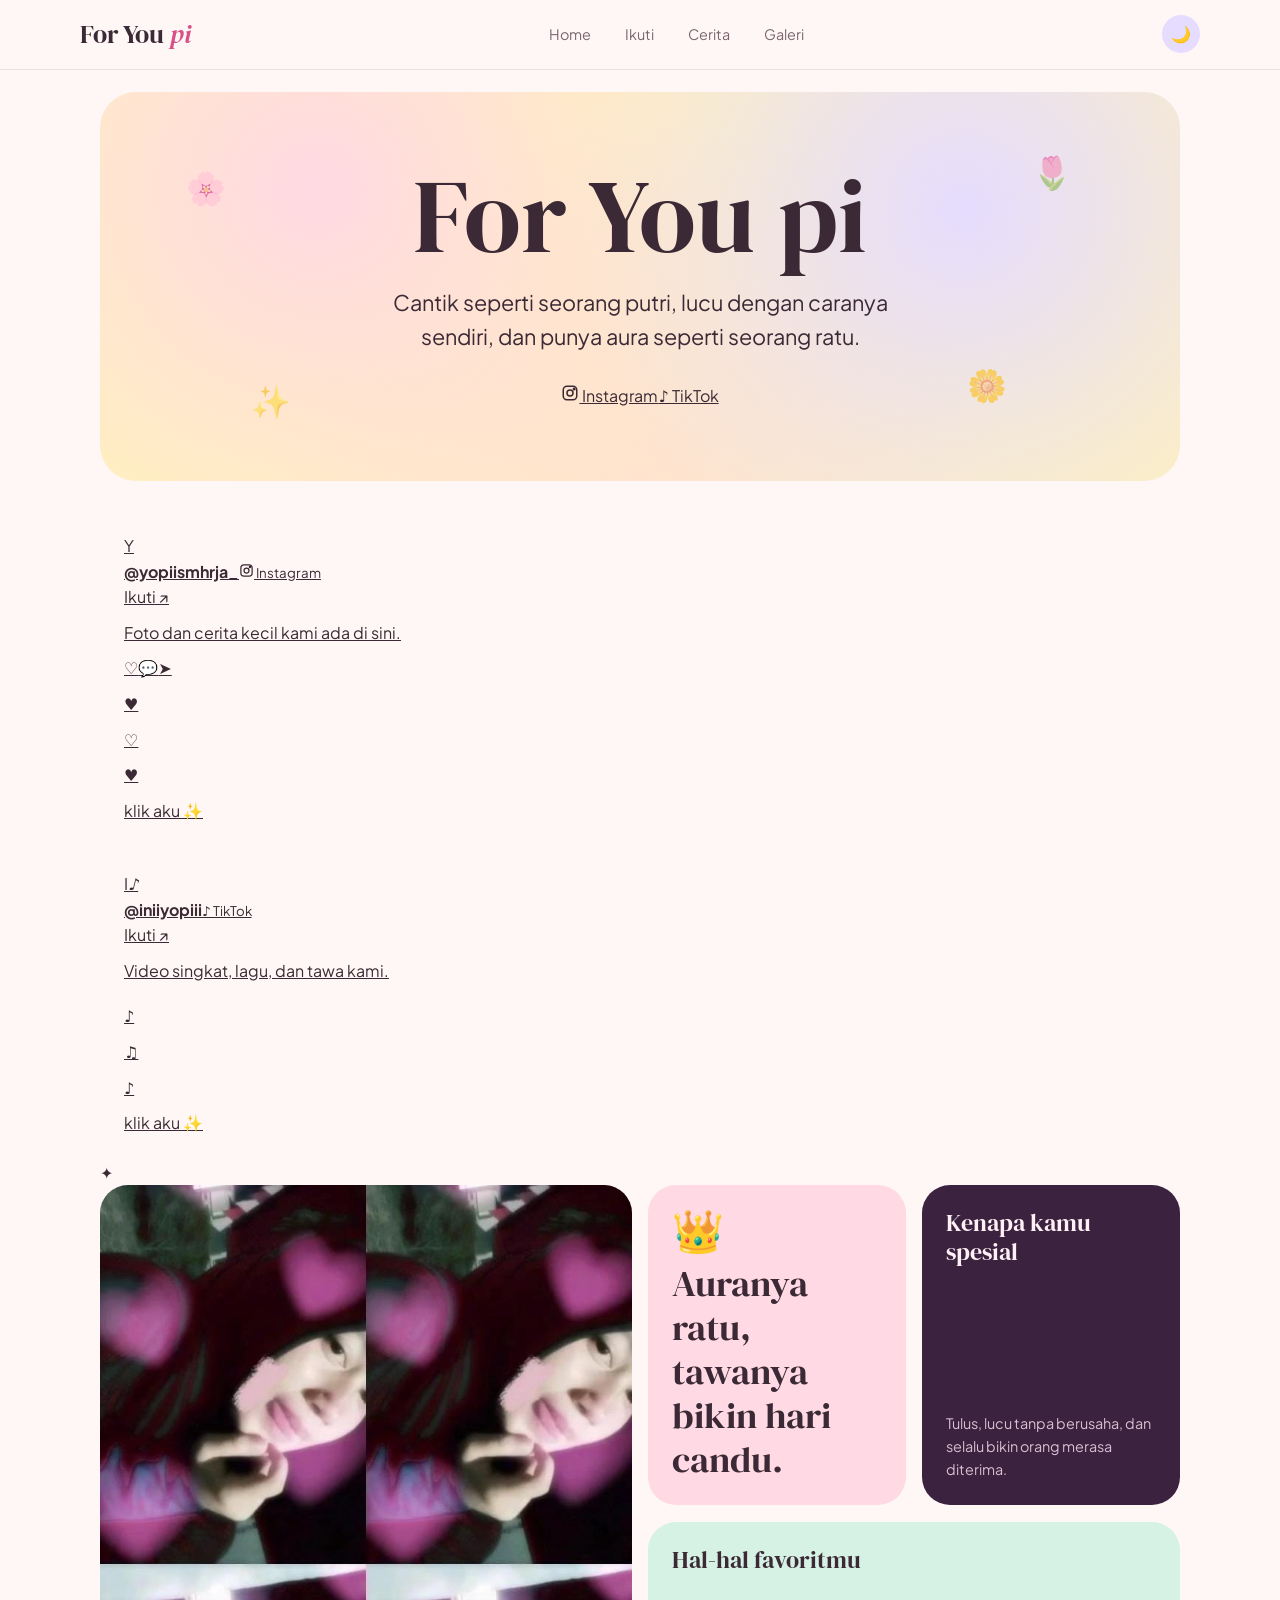
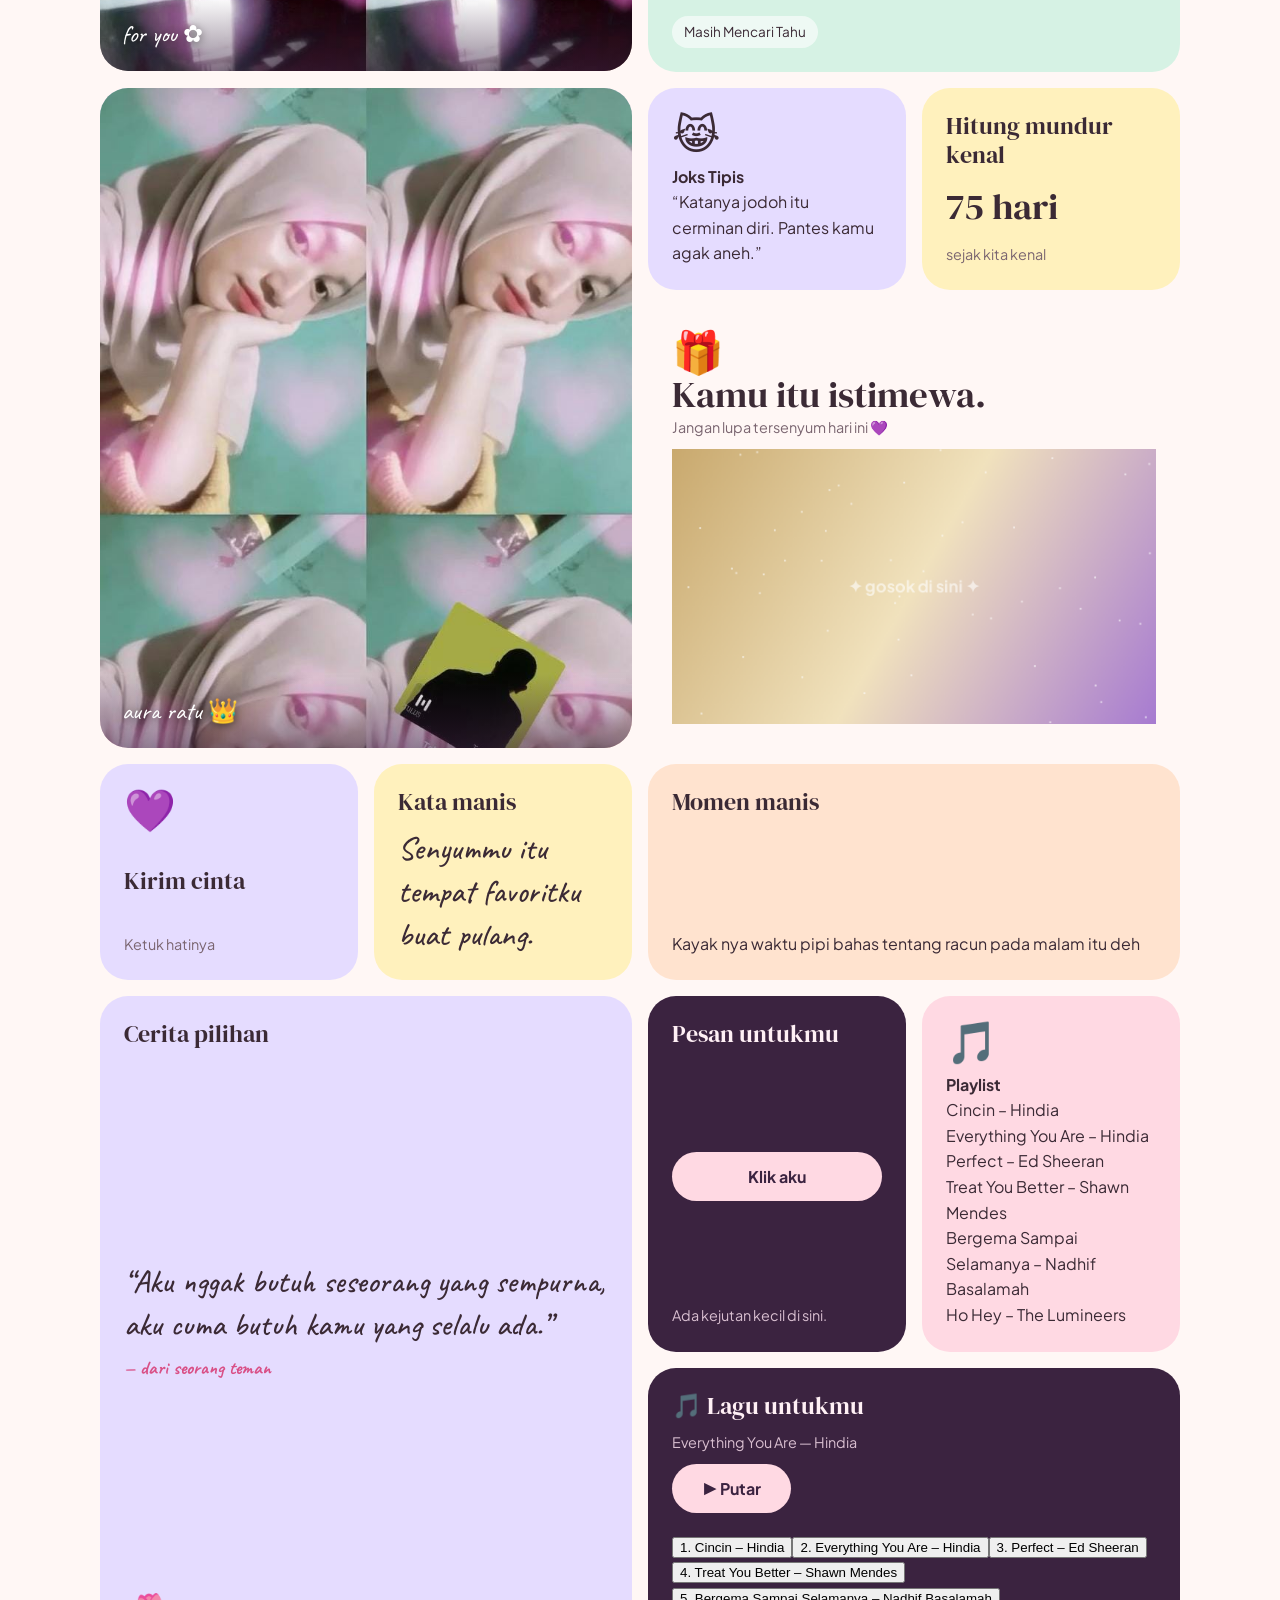
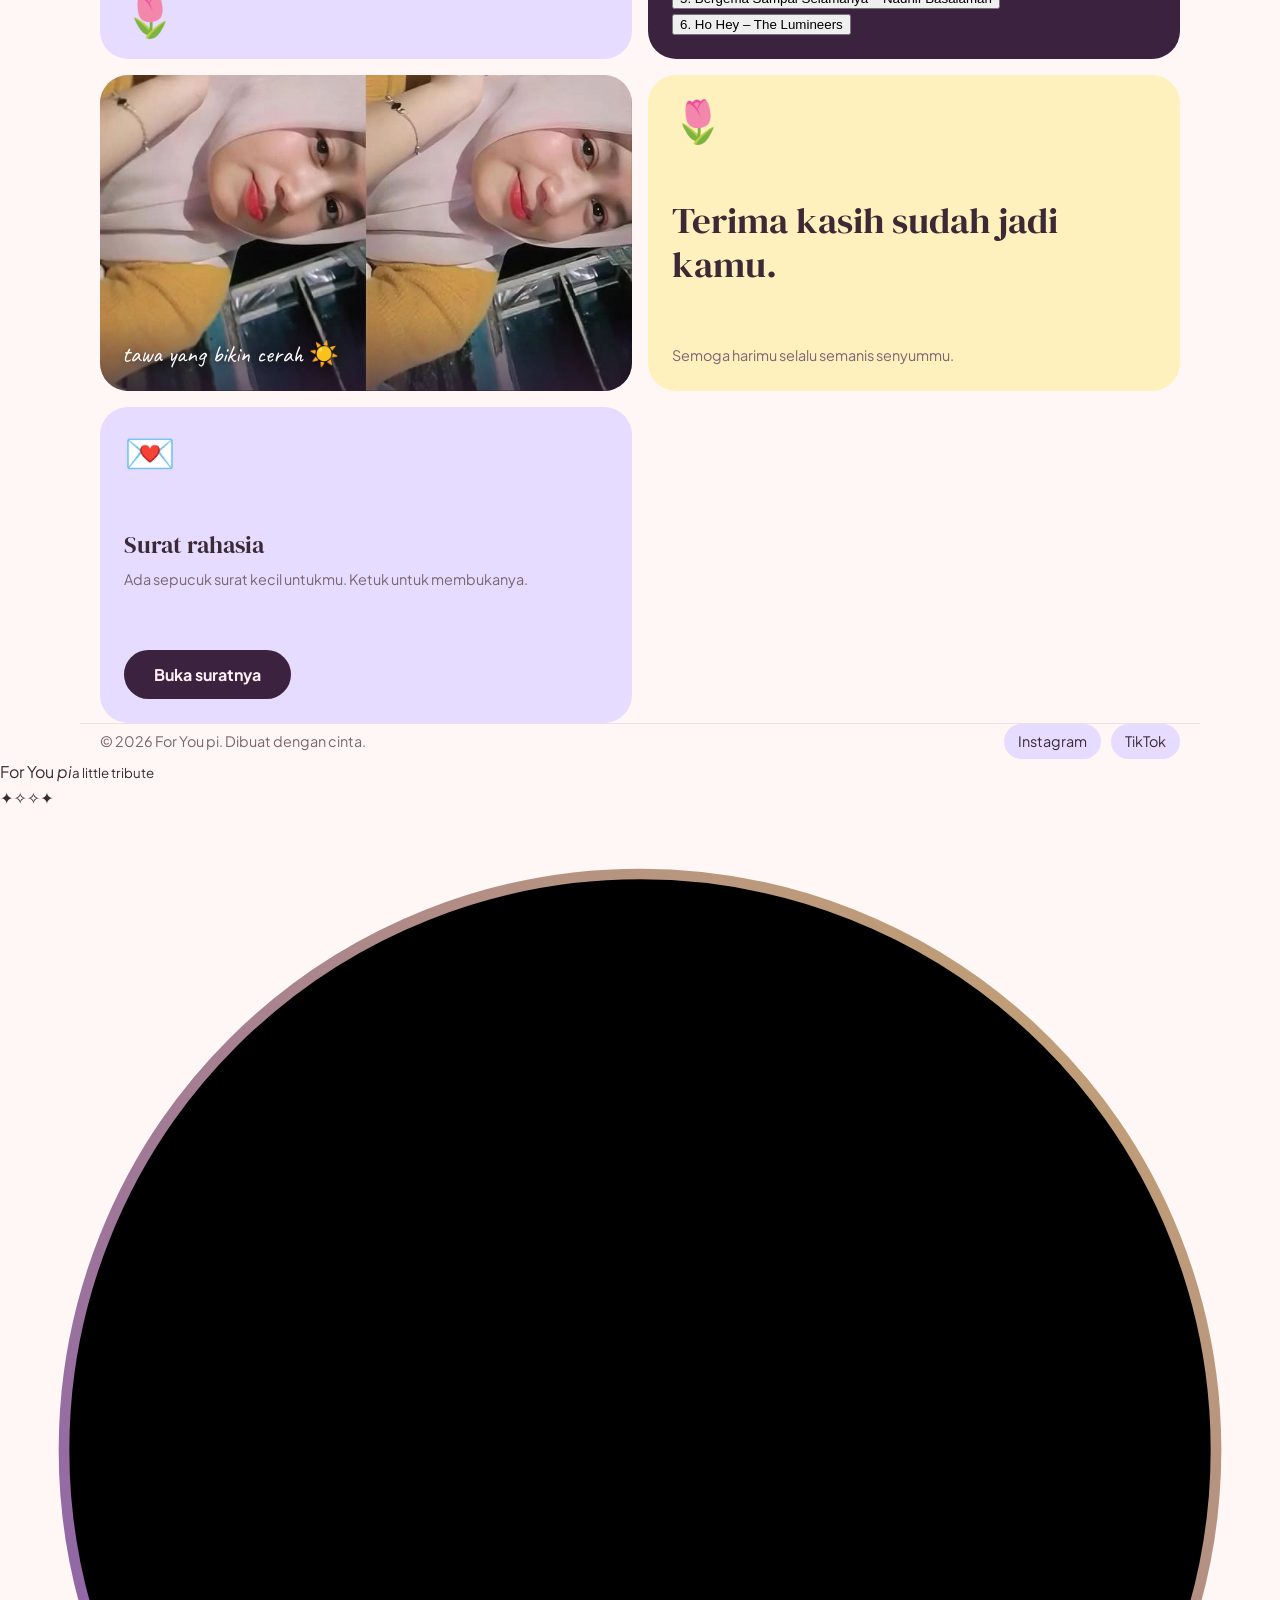
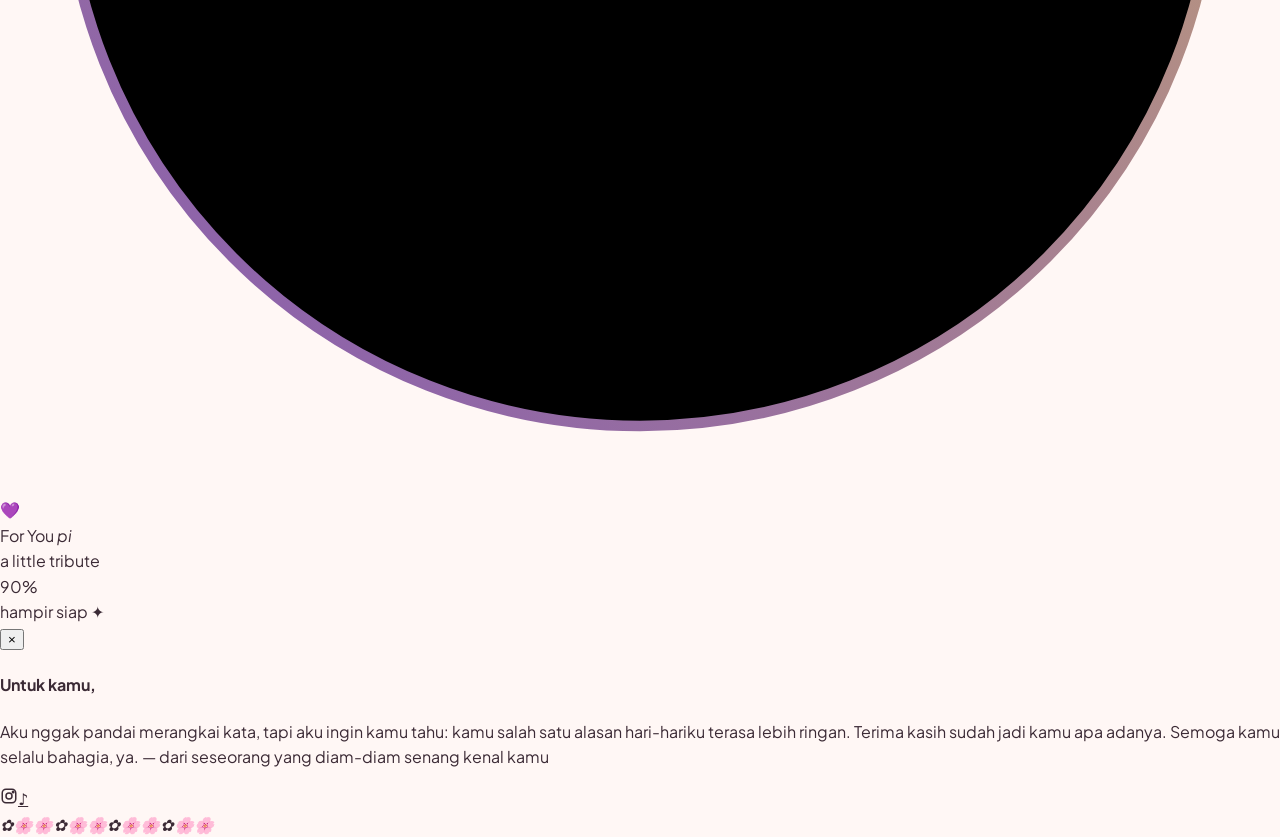
<file: index.html>
<!DOCTYPE html>
<html lang="id">
<head>
<meta charset="utf-8">
<meta name="viewport" content="width=device-width, initial-scale=1, viewport-fit=cover">
<title>For You pi</title>
<link rel="preconnect" href="https://fonts.googleapis.com">
<link href="https://fonts.googleapis.com/css2?family=Plus+Jakarta+Sans:wght@400;500;700&family=DM+Serif+Display&family=Caveat:wght@500;700&display=swap" rel="stylesheet">
<link rel="stylesheet" href="style.css">
</head>
<body>
<header><div class="wrap nav">
  <a class="logo" href="#home">For You <i>pi</i></a>
  <nav aria-label="Navigasi utama">
    <a href="#home">Home</a><a href="#cerita">Cerita</a><a href="#galeri">Galeri</a>
  </nav>
  <button id="theme" aria-label="Ganti mode terang/gelap">🌙</button>
</div></header>

<main class="wrap" id="home">
  <!-- ========== EDIT DI SINI: semua teks mudah diganti ========== -->
  <section class="hero">
    <div class="petals" aria-hidden="true">
      <span style="left:8%;top:18%">🌸</span><span style="right:10%;top:14%;animation-delay:-3s">🌷</span>
      <span style="left:14%;bottom:14%;animation-delay:-5s">✨</span><span style="right:16%;bottom:18%;animation-delay:-2s">🌼</span>
    </div>
    <h1>For You pi</h1>
    <p>Cantik seperti seorang putri, lucu dengan caranya sendiri, dan punya aura seperti seorang ratu.</p>
  </section>

  <section class="bento" id="galeri" aria-label="Galeri dan cerita">
    <article class="card photo w2 h2" style="--i:1">
      <div class="pic" style="background-image:url('foto1.jpeg');background-position:center 20%"></div>
      <div class="cap">for you ✿</div>
    </article>
    <article class="card pink" style="--i:1">
      <div class="emoji">👑</div>
      <p class="big">Auranya ratu, tawanya bikin hari candu.</p>
    </article>

    <article class="card dark" style="--i:2">
      <h3>Kenapa kamu spesial</h3>
      <p class="small">Tulus, lucu tanpa berusaha, dan selalu bikin orang merasa diterima.</p>
    </article>

    <article class="card mint w2" style="--i:3">
      <h3>Hal-hal favoritmu</h3>
      <div class="chips"><span>Masih Mencari Tahu</span></div>
    </article>

    <article class="card photo w2 h2" style="--i:2">
      <div class="pic" style="background-image:url('foto2.jpeg');background-position:center 15%"></div>
      <div class="cap">aura ratu 👑</div>
    </article>
    <article class="card lilac" style="--i:4">
      <div class="emoji">😹</div>
      <p><b>Joks Tipis</b><br>“Katanya jodoh itu cerminan diri. Pantes kamu agak aneh.”</p>
    </article>

    <article class="card butter" style="--i:5">
      <h3>Hitung mundur kenal</h3>
      <p class="big" id="days">21-september-2026</p>
      <p class="small">sejak kita kenal</p>
    </article>

    <article class="card peach w2" id="cerita" style="--i:6">
      <h3>Momen manis</h3>
      <p>Kayak nya waktu pipi bahas tentang racun pada malam itu deh</p>
    </article>

    <article class="card lilac w2 h2" style="--i:7">
      <h3>Cerita pilihan</h3>
      <p class="hl">“Aku nggak butuh seseorang yang sempurna, aku cuma butuh kamu yang selalu ada.”<b>— dari seorang teman</b></p>
      <div class="emoji" aria-hidden="true">🌷</div>
    </article>

    <article class="card dark" style="--i:8">
      <h3>Pesan untukmu</h3>
      <button class="pill" id="surprise" style="background:var(--pink);color:#3b2340">Klik aku</button>
      <p class="small" id="msg" aria-live="polite">Ada kejutan kecil di sini.</p>
    </article>

    <article class="card pink" style="--i:9">
      <div class="emoji">🎵</div>
      <p><b>Playlist</b><br>Cincin – Hindia<br>Everything You Are – Hindia<br>Perfect – Ed Sheeran<br>Treat You Better – Shawn Mendes<br>Bergema Sampai Selamanya – Nadhif Basalamah<br>Ho Hey – The Lumineers</p>
    </article>

    <article class="card dark w2" style="--i:9">
      <h3>🎵 Lagu untukmu</h3>
      <p class="small">Everything You Are — Hindia</p>
      <button class="pill" id="play" style="background:var(--pink);color:#3b2340;align-self:flex-start">▶ Putar</button>
      <p class="small" id="audmsg" aria-live="polite"></p>
      <div class="tracks" id="tracks" role="group" aria-label="Pilih lagu"></div>
      <audio id="aud" src="musik.mp3" preload="auto" playsinline></audio>
    </article>
    <article class="card photo w2 h2" style="--i:3">
      <div class="pic" style="background-image:url('foto3.jpeg');background-position:center 25%"></div>
      <div class="cap">tawa yang bikin cerah ☀️</div>
    </article>
    <article class="card butter w2 h2" style="--i:11">
      <div class="emoji">🌷</div>
      <p class="big">Terima kasih sudah jadi kamu.</p>
      <p class="small">Semoga harimu selalu semanis senyummu.</p>
    </article>
    </section>

  </main>

<footer class="wrap">
  <span>© 2026 For You pi. Dibuat dengan cinta.</span>
  <div class="soc"><a href="https://instagram.com/yopiismhrja_" target="_blank" rel="noopener" aria-label="Instagram">Instagram</a></div>
</footer>

<script src="script.js"></script>
</body>
</html>
</file>
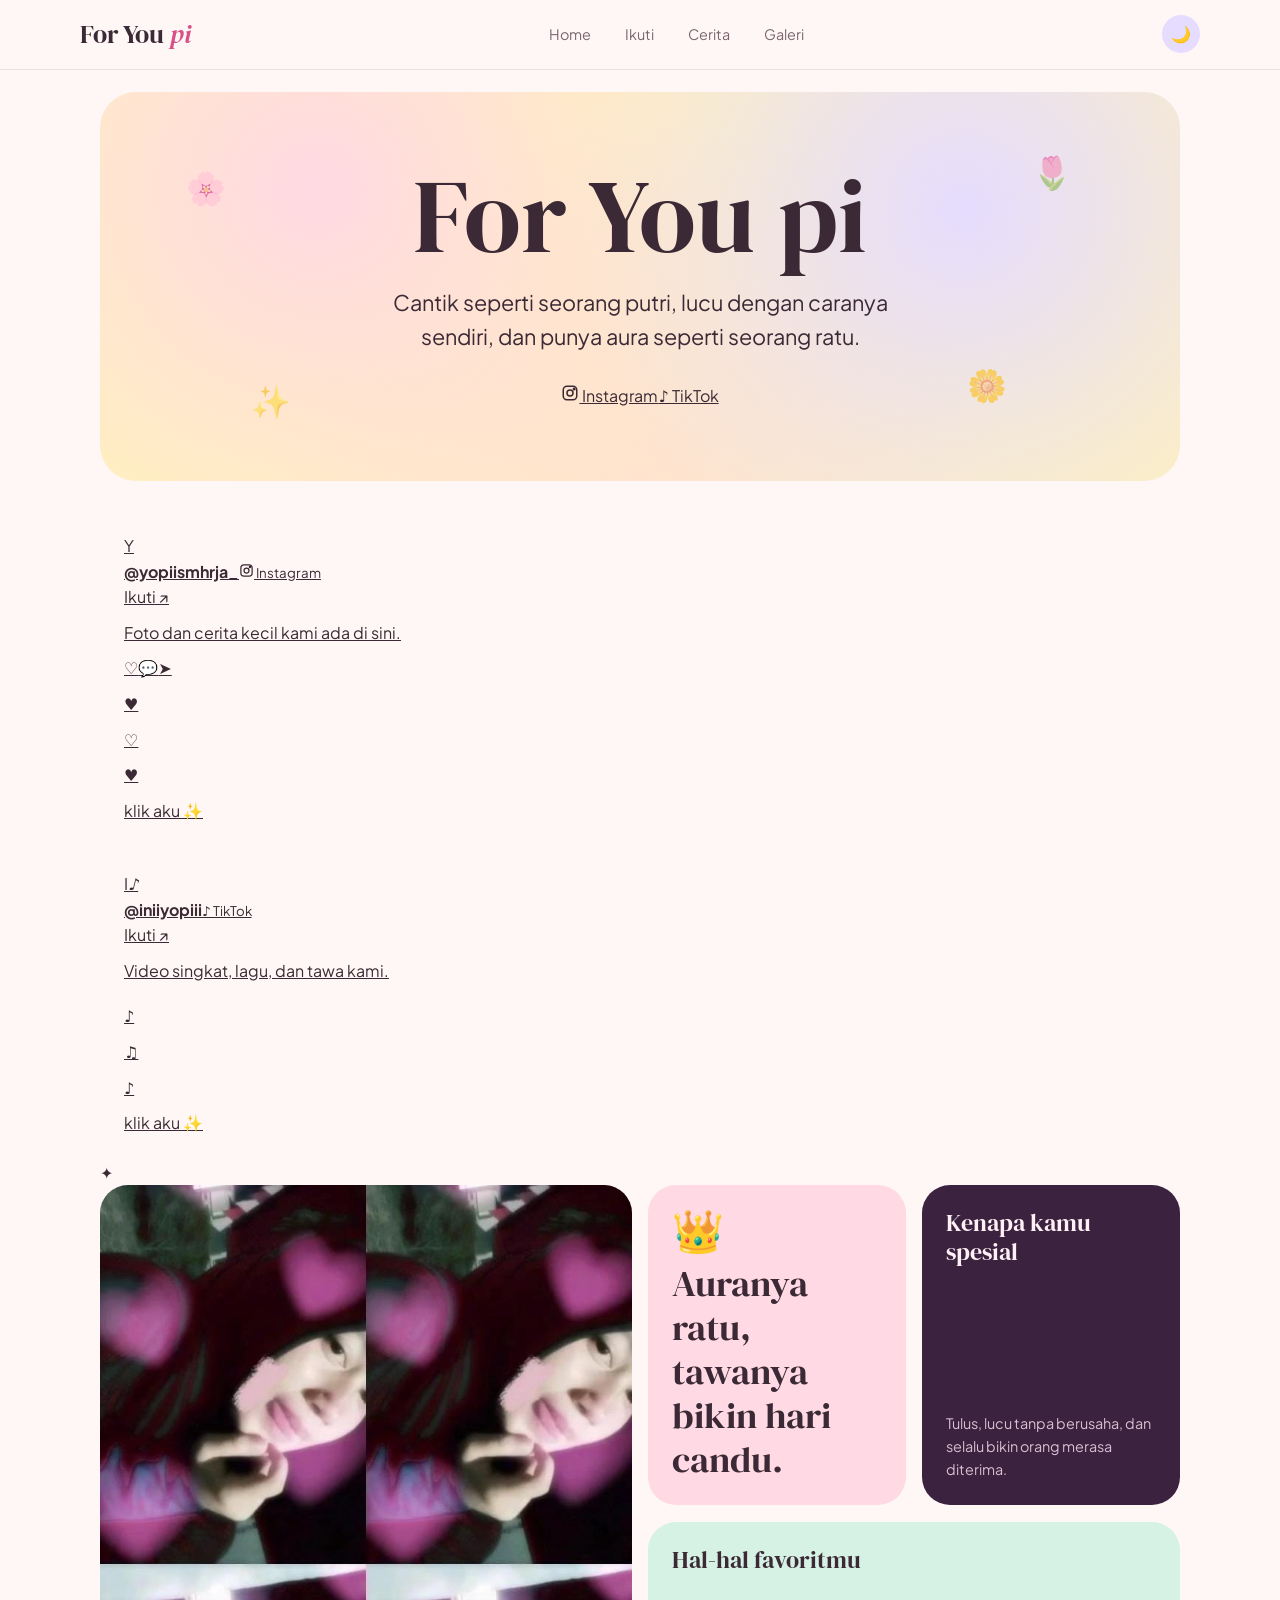
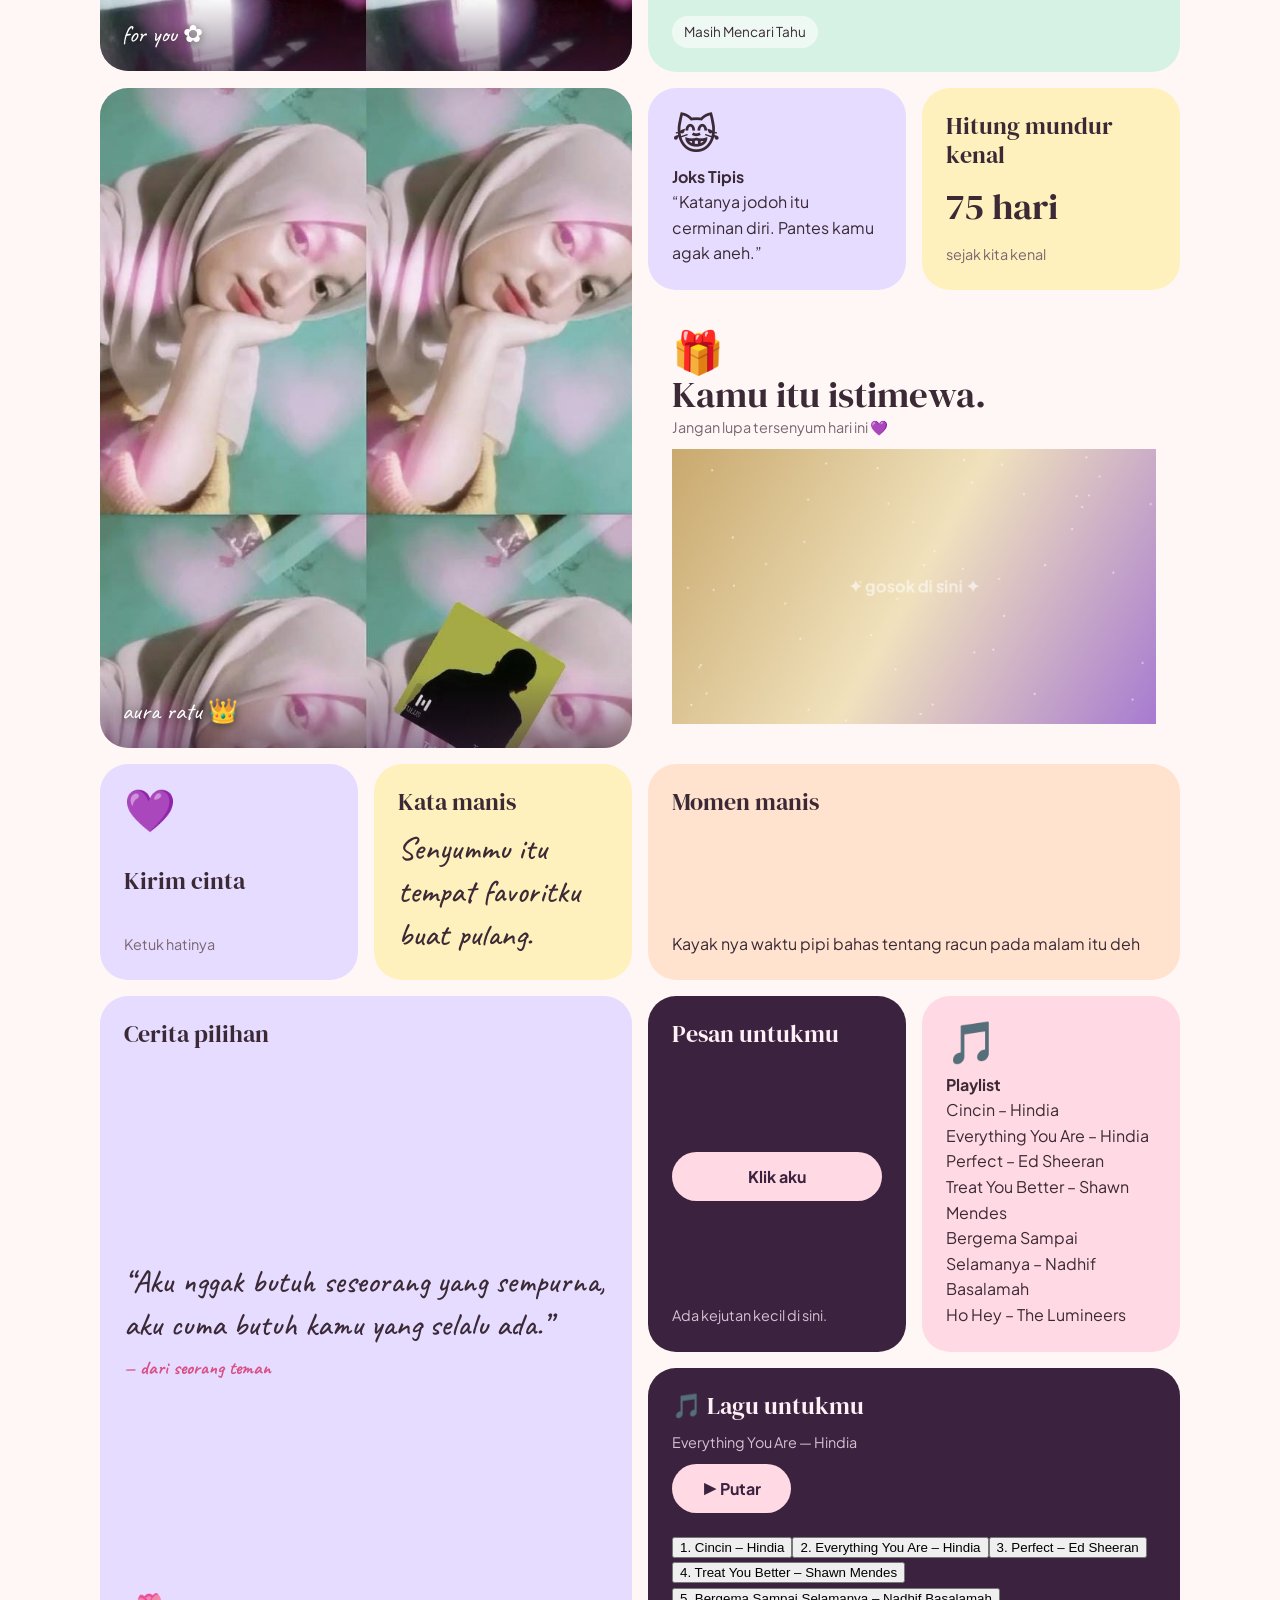
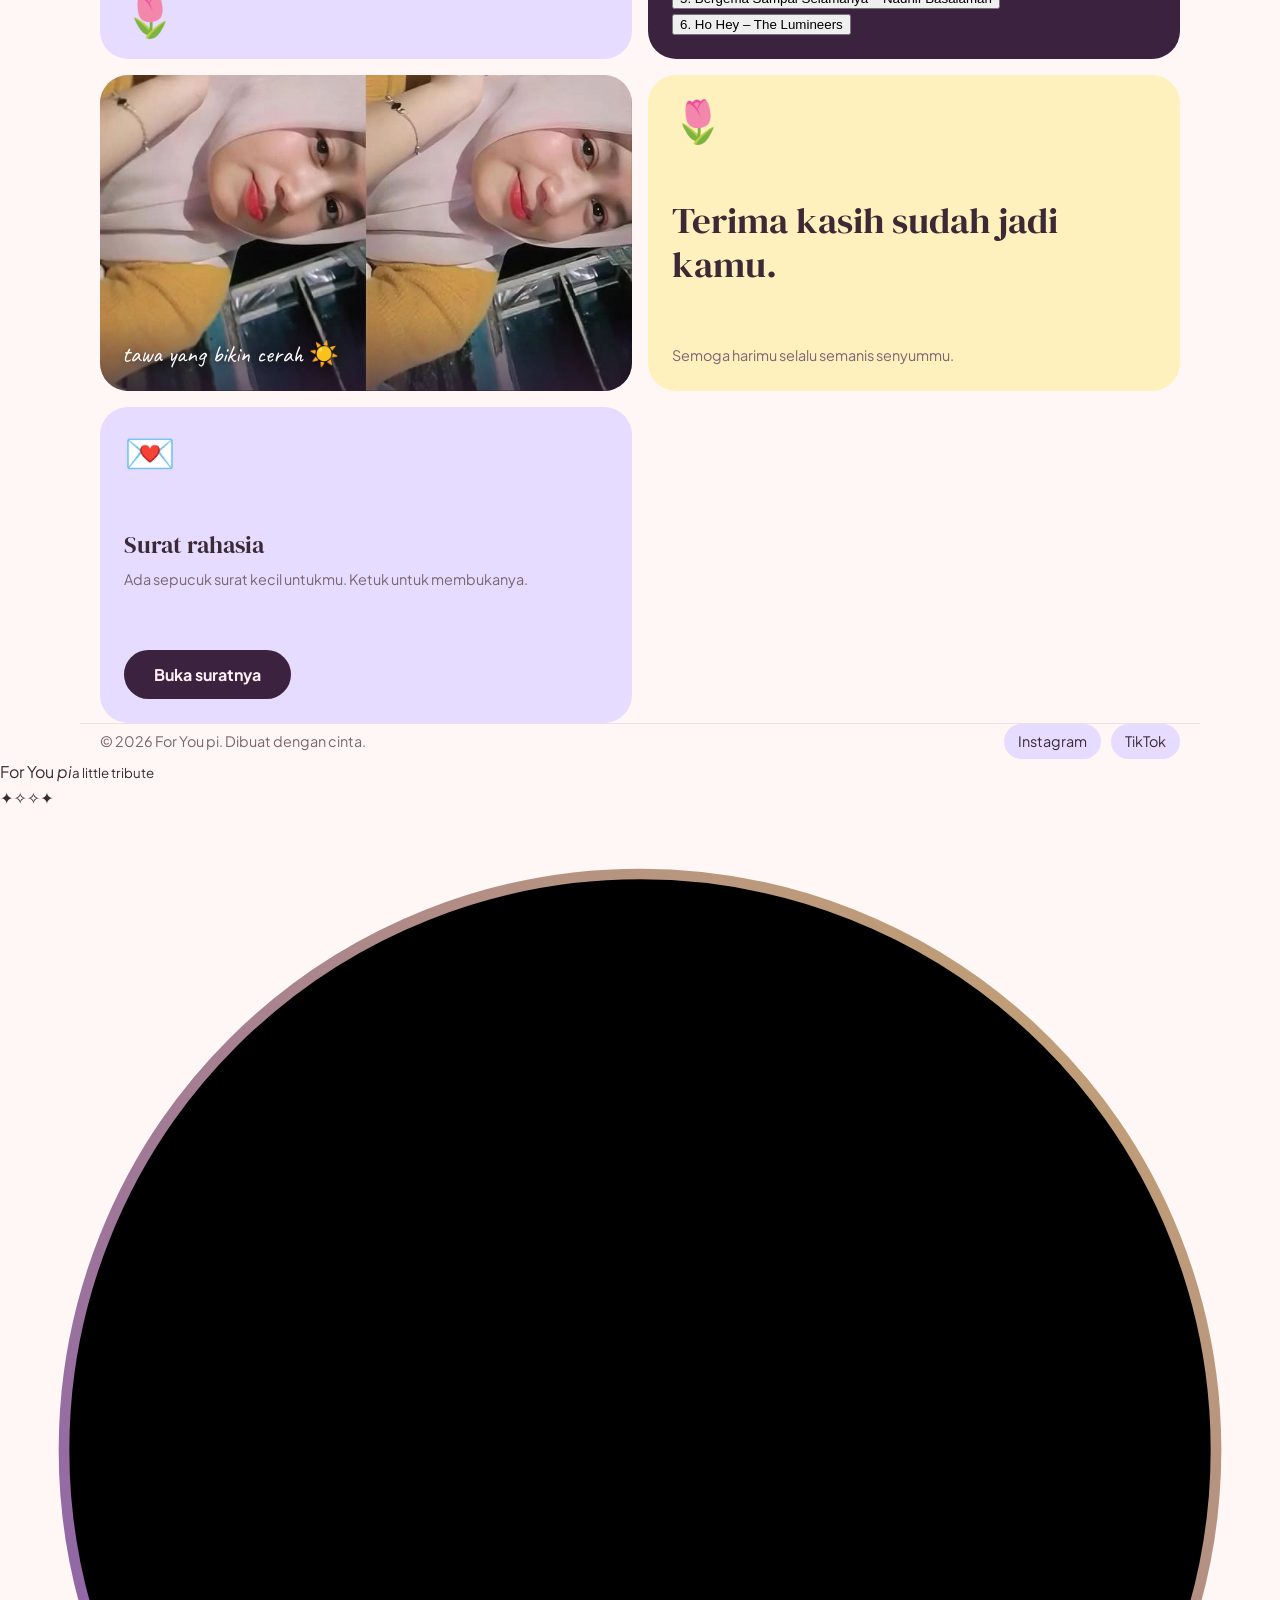
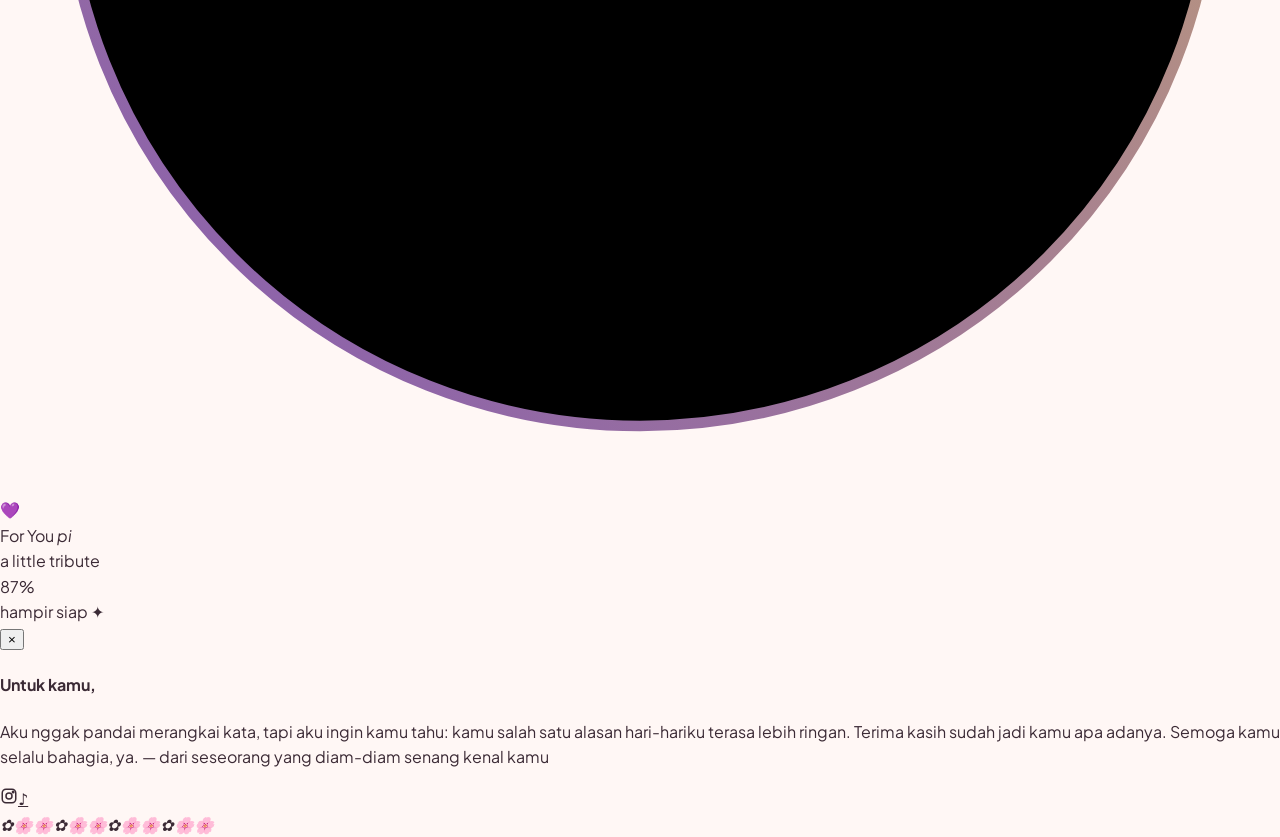
<file: index (1).html>
<!DOCTYPE html>
<html lang="id">
<head>
<meta charset="utf-8">
<meta name="viewport" content="width=device-width, initial-scale=1, viewport-fit=cover">
<title>For You pi</title>
<link rel="preconnect" href="https://fonts.googleapis.com">
<link href="https://fonts.googleapis.com/css2?family=Plus+Jakarta+Sans:wght@400;500;700&family=DM+Serif+Display&family=Caveat:wght@500;700&display=swap" rel="stylesheet">
<script>try{document.documentElement.dataset.theme=localStorage.getItem('fyp_theme')==='dark'?'dark':'light'}catch(e){document.documentElement.dataset.theme='light'}</script>
<link rel="stylesheet" href="style.css?v=12">
</head>
<body>
<header><div class="wrap nav">
  <a class="logo" href="#home">For You <i>pi</i></a>
  <nav aria-label="Navigasi utama">
    <a href="#home">Home</a><a href="#cerita">Cerita</a><a href="#galeri">Galeri</a>
  </nav>
  <button id="theme" aria-label="Ganti mode terang/gelap">🌙</button>
</div></header>

<main class="wrap" id="home">
  <!-- ========== EDIT DI SINI: semua teks mudah diganti ========== -->
  <section class="hero">
    <div class="petals" aria-hidden="true">
      <span style="left:8%;top:18%">🌸</span><span style="right:10%;top:14%;animation-delay:-3s">🌷</span>
      <span style="left:14%;bottom:14%;animation-delay:-5s">✨</span><span style="right:16%;bottom:18%;animation-delay:-2s">🌼</span>
    </div>
    <h1>For You pi</h1>
    <p>Cantik seperti seorang putri, lucu dengan caranya sendiri, dan punya aura seperti seorang ratu.</p>
  </section>

  <section class="bento" id="galeri" aria-label="Galeri dan cerita">
    <article class="card photo w2 h2" style="--i:1">
      <div class="pic" style="background-image:url('foto1.jpeg');background-position:center 20%"></div>
      <div class="cap">for you ✿</div>
    </article>
    <article class="card pink" style="--i:1">
      <div class="emoji">👑</div>
      <p class="big">Auranya ratu, tawanya bikin hari candu.</p>
    </article>

    <article class="card dark" style="--i:2">
      <h3>Kenapa kamu spesial</h3>
      <p class="small">Tulus, lucu tanpa berusaha, dan selalu bikin orang merasa diterima.</p>
    </article>

    <article class="card mint w2" style="--i:3">
      <h3>Hal-hal favoritmu</h3>
      <div class="chips"><span>Masih Mencari Tahu</span></div>
    </article>

    <article class="card photo w2 h2" style="--i:2">
      <div class="pic" style="background-image:url('foto2.jpeg');background-position:center 15%"></div>
      <div class="cap">aura ratu 👑</div>
    </article>
    <article class="card lilac" style="--i:4">
      <div class="emoji">😹</div>
      <p><b>Joks Tipis</b><br>“Katanya jodoh itu cerminan diri. Pantes kamu agak aneh.”</p>
    </article>

    <article class="card butter" style="--i:5">
      <h3>Hitung mundur kenal</h3>
      <p class="big" id="days">21-september-2026</p>
      <p class="small">sejak kita kenal</p>
    </article>

    <article class="card peach w2" id="cerita" style="--i:6">
      <h3>Momen manis</h3>
      <p>Kayak nya waktu pipi bahas tentang racun pada malam itu deh</p>
    </article>

    <article class="card lilac w2 h2" style="--i:7">
      <h3>Cerita pilihan</h3>
      <p class="hl">“Aku nggak butuh seseorang yang sempurna, aku cuma butuh kamu yang selalu ada.”<b>— dari seorang teman</b></p>
      <div class="emoji" aria-hidden="true">🌷</div>
    </article>

    <article class="card dark" style="--i:8">
      <h3>Pesan untukmu</h3>
      <button class="pill" id="surprise" style="background:var(--pink);color:#3b2340">Klik aku</button>
      <p class="small" id="msg" aria-live="polite">Ada kejutan kecil di sini.</p>
    </article>

    <article class="card pink" style="--i:9">
      <div class="emoji">🎵</div>
      <p><b>Playlist</b><br>Cincin – Hindia<br>Everything You Are – Hindia<br>Perfect – Ed Sheeran<br>Treat You Better – Shawn Mendes<br>Bergema Sampai Selamanya – Nadhif Basalamah<br>Ho Hey – The Lumineers</p>
    </article>

    <article class="card dark w2" style="--i:9">
      <h3>🎵 Lagu untukmu</h3>
      <p class="small">Everything You Are — Hindia</p>
      <button class="pill" id="play" style="background:var(--pink);color:#3b2340;align-self:flex-start">▶ Putar</button>
      <p class="small" id="audmsg" aria-live="polite"></p>
      <div class="tracks" id="tracks" role="group" aria-label="Pilih lagu"></div>
      <audio id="aud" src="musik.mp3" preload="auto" playsinline></audio>
    </article>
    <article class="card photo w2 h2" style="--i:3">
      <div class="pic" style="background-image:url('foto3.jpeg');background-position:center 25%"></div>
      <div class="cap">tawa yang bikin cerah ☀️</div>
    </article>
    <article class="card butter w2 h2" style="--i:11">
      <div class="emoji">🌷</div>
      <p class="big">Terima kasih sudah jadi kamu.</p>
      <p class="small">Semoga harimu selalu semanis senyummu.</p>
    </article>
    </section>

  </main>

<footer class="wrap">
  <span>© 2026 For You pi. Dibuat dengan cinta.</span>
  <div class="soc"><a href="https://instagram.com/yopiismhrja_" target="_blank" rel="noopener" aria-label="Instagram">Instagram</a></div>
</footer>

<script src="script.js?v=12"></script>
</body>
</html>
</file>
<file: style.css>
:root{
  --bg:#fff7f5; --ink:#3b2a35; --muted:#7a6570; --line:#f0dfe0;
  --pink:#ffd9e3; --peach:#ffe3cf; --mint:#d6f2e4; --lilac:#e5dcff; --butter:#fff1bd;
  --dark:#3b2340; --dark-ink:#fff0f5; --accent:#d94f86;
  box-sizing:border-box; padding-top:env(safe-area-inset-top,0px); padding-bottom:env(safe-area-inset-bottom,0px);
}
@media (prefers-color-scheme:dark){
  :root:not([data-theme="light"]){
    --bg:#1d1420; --ink:#fbeaf1; --muted:#c3aab7; --line:#3a2a40;
    --pink:#4a2a3b; --peach:#4a3229; --mint:#24403a; --lilac:#36305a; --butter:#4a4224;
    --dark:#0f0a12; --dark-ink:#fff0f5; --accent:#ff8db8;
  }
}
:root[data-theme="dark"]{
  --bg:#1d1420; --ink:#fbeaf1; --muted:#c3aab7; --line:#3a2a40;
  --pink:#4a2a3b; --peach:#4a3229; --mint:#24403a; --lilac:#36305a; --butter:#4a4224;
  --dark:#0f0a12; --dark-ink:#fff0f5; --accent:#ff8db8;
}
html{scroll-behavior:smooth;scroll-padding-top:env(safe-area-inset-top,0px)}
*{box-sizing:border-box}
body{margin:0;background:var(--bg);color:var(--ink);font-family:'Plus Jakarta Sans',system-ui,sans-serif;line-height:1.6}
a{color:inherit}
:focus-visible{outline:3px solid var(--accent);outline-offset:3px}
.wrap{max-width:1120px;margin:0 auto;padding:0 20px}

/* header */
header{position:sticky;top:env(safe-area-inset-top,0px);z-index:10;background:color-mix(in srgb,var(--bg) 85%,transparent);backdrop-filter:blur(10px);border-bottom:1px solid var(--line)}
.nav{display:flex;align-items:center;justify-content:space-between;gap:12px;padding:14px 0}
.logo{font-family:'DM Serif Display',serif;font-size:1.6rem;text-decoration:none}
.logo i{color:var(--accent)}
nav{display:flex;gap:6px;flex-wrap:wrap}
nav a{text-decoration:none;font-size:.9rem;padding:6px 14px;border-radius:99px;color:var(--muted)}
nav a:hover{background:var(--pink);color:var(--ink)}
#theme{border:0;background:var(--lilac);color:var(--ink);width:38px;height:38px;border-radius:50%;cursor:pointer;font-size:1rem}

/* hero */
.hero{margin:22px 0 28px;border-radius:36px;padding:72px 28px;text-align:center;position:relative;overflow:hidden;
  background:radial-gradient(circle at 20% 25%,var(--pink),transparent 45%),radial-gradient(circle at 80% 30%,var(--lilac),transparent 45%),radial-gradient(circle at 50% 100%,var(--peach),transparent 55%),var(--butter)}
.hero .petals{position:absolute;inset:0;pointer-events:none;font-size:2rem;opacity:.55}
.petals span{position:absolute;animation:drift 9s ease-in-out infinite}
@keyframes drift{50%{transform:translateY(-14px) rotate(12deg)}}
.hero h1{font-family:'DM Serif Display',serif;font-weight:400;font-size:clamp(3rem,10vw,6.5rem);line-height:1;margin:0 0 18px;position:relative}
.hero p{max-width:34rem;margin:0 auto 28px;font-size:clamp(1.05rem,2.4vw,1.35rem);position:relative}
.pill{display:inline-block;border:0;cursor:pointer;font:700 1rem 'Plus Jakarta Sans',sans-serif;padding:14px 30px;border-radius:99px;background:var(--dark);color:var(--dark-ink);text-decoration:none;transition:transform .2s}
.pill:hover{transform:scale(1.05)}
.hero .pill{position:relative}

/* bento */
.bento{display:grid;grid-template-columns:repeat(4,1fr);grid-auto-rows:minmax(150px,auto);grid-auto-flow:dense;gap:16px}
.card{border-radius:28px;padding:24px;display:flex;flex-direction:column;justify-content:space-between;gap:10px;transition:transform .35s,box-shadow .35s;overflow:hidden;animation:pop .6s both;animation-delay:calc(var(--i,0)*70ms)}
.card:hover{transform:scale(1.025);box-shadow:0 18px 40px -18px rgba(120,50,90,.35)}
@keyframes pop{from{opacity:0;transform:scale(.94)}}
.w2{grid-column:span 2}.h2{grid-row:span 2}
.pink{background:var(--pink)}.peach{background:var(--peach)}.mint{background:var(--mint)}.lilac{background:var(--lilac)}.butter{background:var(--butter)}
.dark{background:var(--dark);color:var(--dark-ink)}
.card h3{font-family:'DM Serif Display',serif;font-weight:400;font-size:1.5rem;margin:0;line-height:1.2}
.card p{margin:0}
.small{font-size:.9rem;color:var(--muted)}
.dark .small{color:#d9bfd0}
.big{font-family:'DM Serif Display',serif;font-size:clamp(1.6rem,3vw,2.3rem);line-height:1.2}
.photo{padding:0;justify-content:flex-end;background:linear-gradient(160deg,var(--lilac),var(--pink) 60%,var(--peach));position:relative}
.photo svg{position:absolute;inset:0;width:100%;height:100%;opacity:.55}
.photo .cap{position:relative;padding:18px 22px;background:linear-gradient(transparent,rgba(59,35,64,.55));color:#fff;font-family:'Caveat',cursive;font-size:1.5rem}
.emoji{font-size:2.6rem;line-height:1}
.hl{font-family:'Caveat',cursive;font-size:clamp(1.5rem,2.6vw,2rem);line-height:1.35;font-weight:500}
.hl b{display:block;margin-top:10px;font-size:1.2rem;color:var(--accent)}
.chips{display:flex;flex-wrap:wrap;gap:8px}
.chips span{background:rgba(255,255,255,.6);color:#3b2a35;padding:5px 12px;border-radius:99px;font-size:.85rem}
.userphoto{background-size:cover;background-position:center}

/* form */
.formcard{margin:28px 0;border-radius:32px;padding:32px;background:var(--mint);display:grid;grid-template-columns:1fr 1.3fr;gap:28px;align-items:start}
.formcard h2{font-family:'DM Serif Display',serif;font-weight:400;font-size:2.2rem;line-height:1.15;margin:0 0 8px}
label{display:block;font-weight:700;font-size:.9rem;margin:0 0 6px}
input[type=text],textarea{width:100%;border:2px solid transparent;border-radius:18px;padding:12px 16px;font:inherit;background:rgba(255,255,255,.8);color:#3b2a35}
input[type=text]:focus,textarea:focus{border-color:var(--accent);outline:0}
textarea{min-height:110px;resize:vertical}
input[type=file]{font-size:.85rem;max-width:100%}
.field{margin-bottom:16px}
.err{color:#b3243f;font-size:.85rem;min-height:1.2em;margin:4px 0 0}
.ok{display:none;text-align:center;padding:20px}
.ok .emoji{animation:pop .5s}
.sent .fields{display:none}.sent .ok{display:block}

footer{margin:40px 0 20px;padding:28px 0;border-top:1px solid var(--line);display:flex;flex-wrap:wrap;gap:16px;justify-content:space-between;align-items:center;color:var(--muted);font-size:.9rem}
footer .soc{display:flex;gap:10px}
footer .soc a{padding:6px 14px;border-radius:99px;background:var(--lilac);color:var(--ink);text-decoration:none}

@media(max-width:900px){.bento{grid-template-columns:repeat(2,1fr)}.formcard{grid-template-columns:1fr}}
@media(max-width:560px){.bento{grid-template-columns:1fr}.w2{grid-column:span 1}.hero{padding:56px 20px}nav a{padding:6px 9px}.h2{grid-row:span 1}}
@media(prefers-reduced-motion:reduce){*{animation:none!important;transition:none!important}}
.pic{position:absolute;inset:0;background-size:cover;background-repeat:no-repeat;transition:transform .6s}
.card.photo:hover .pic{transform:scale(1.06)}
.photo .cap{text-shadow:0 2px 8px rgba(0,0,0,.5)}
@media(max-width:560px){.card.photo{min-height:340px}}
</file>
